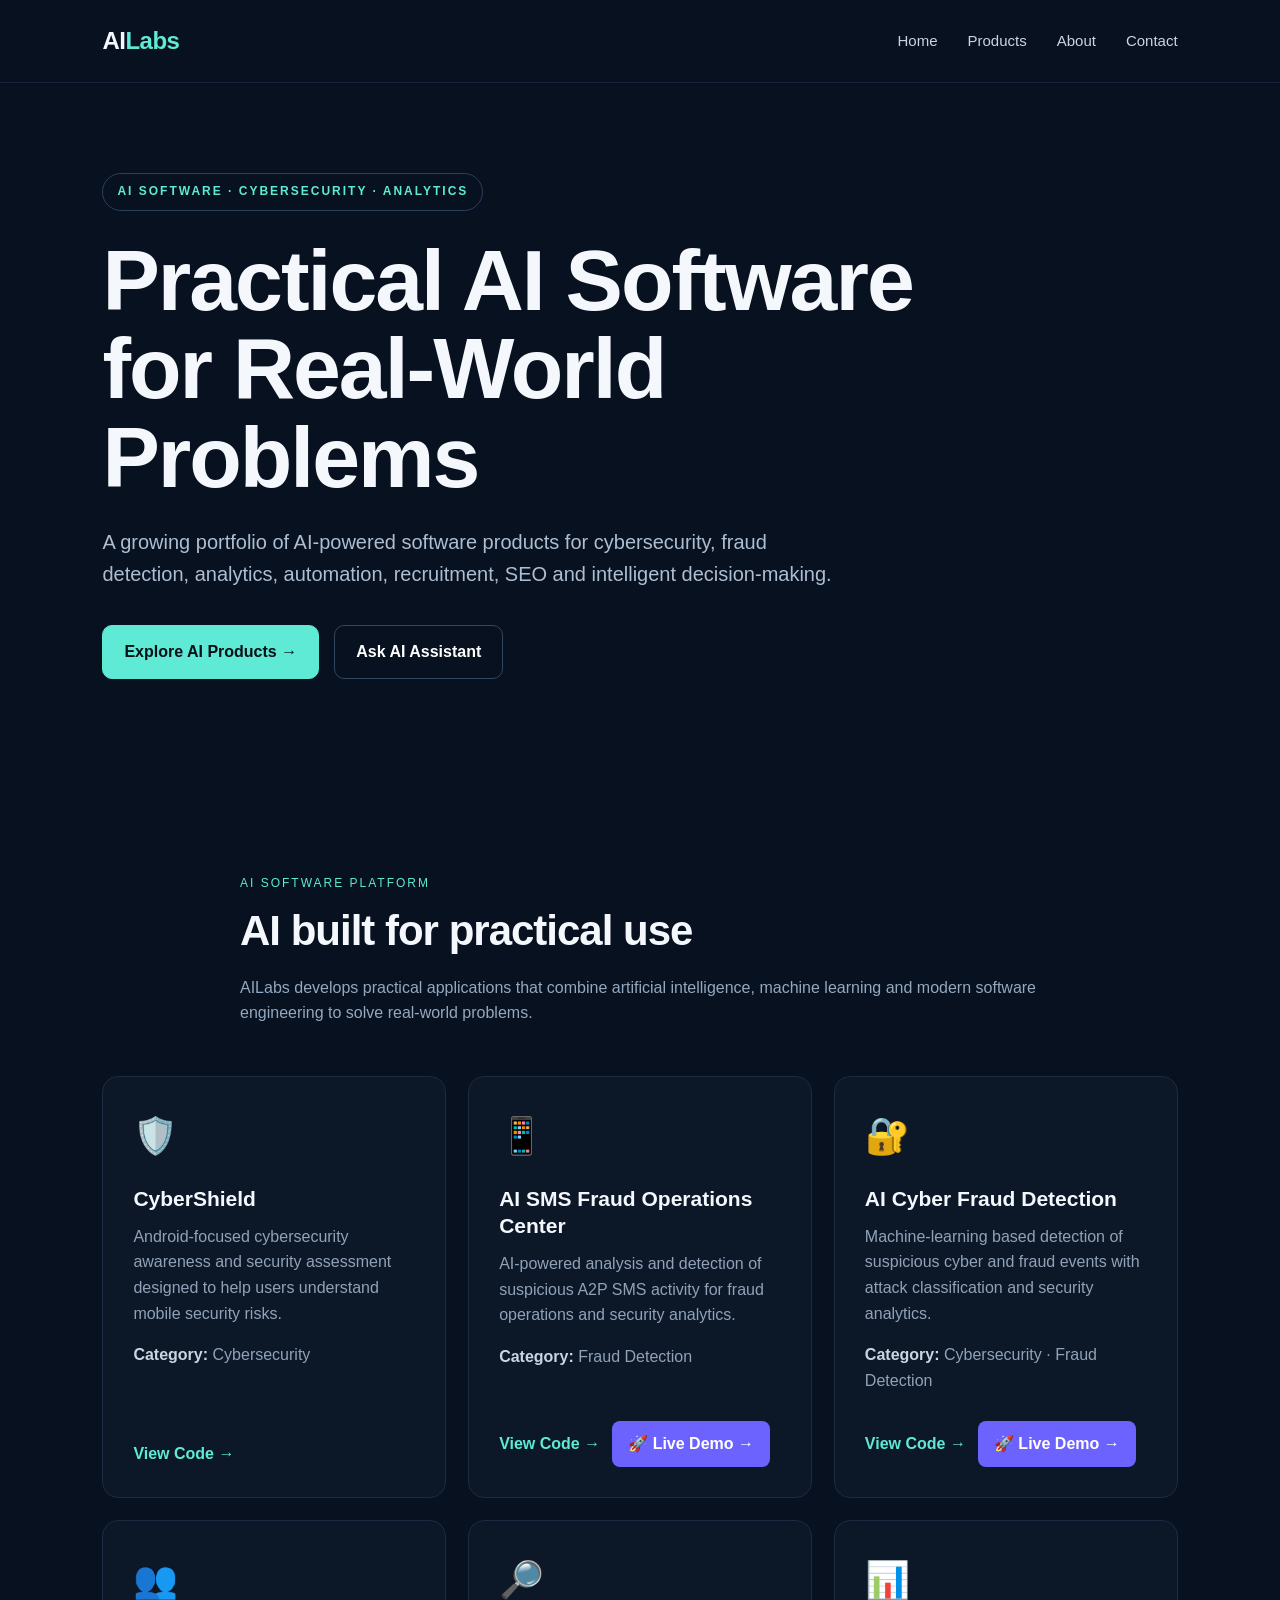
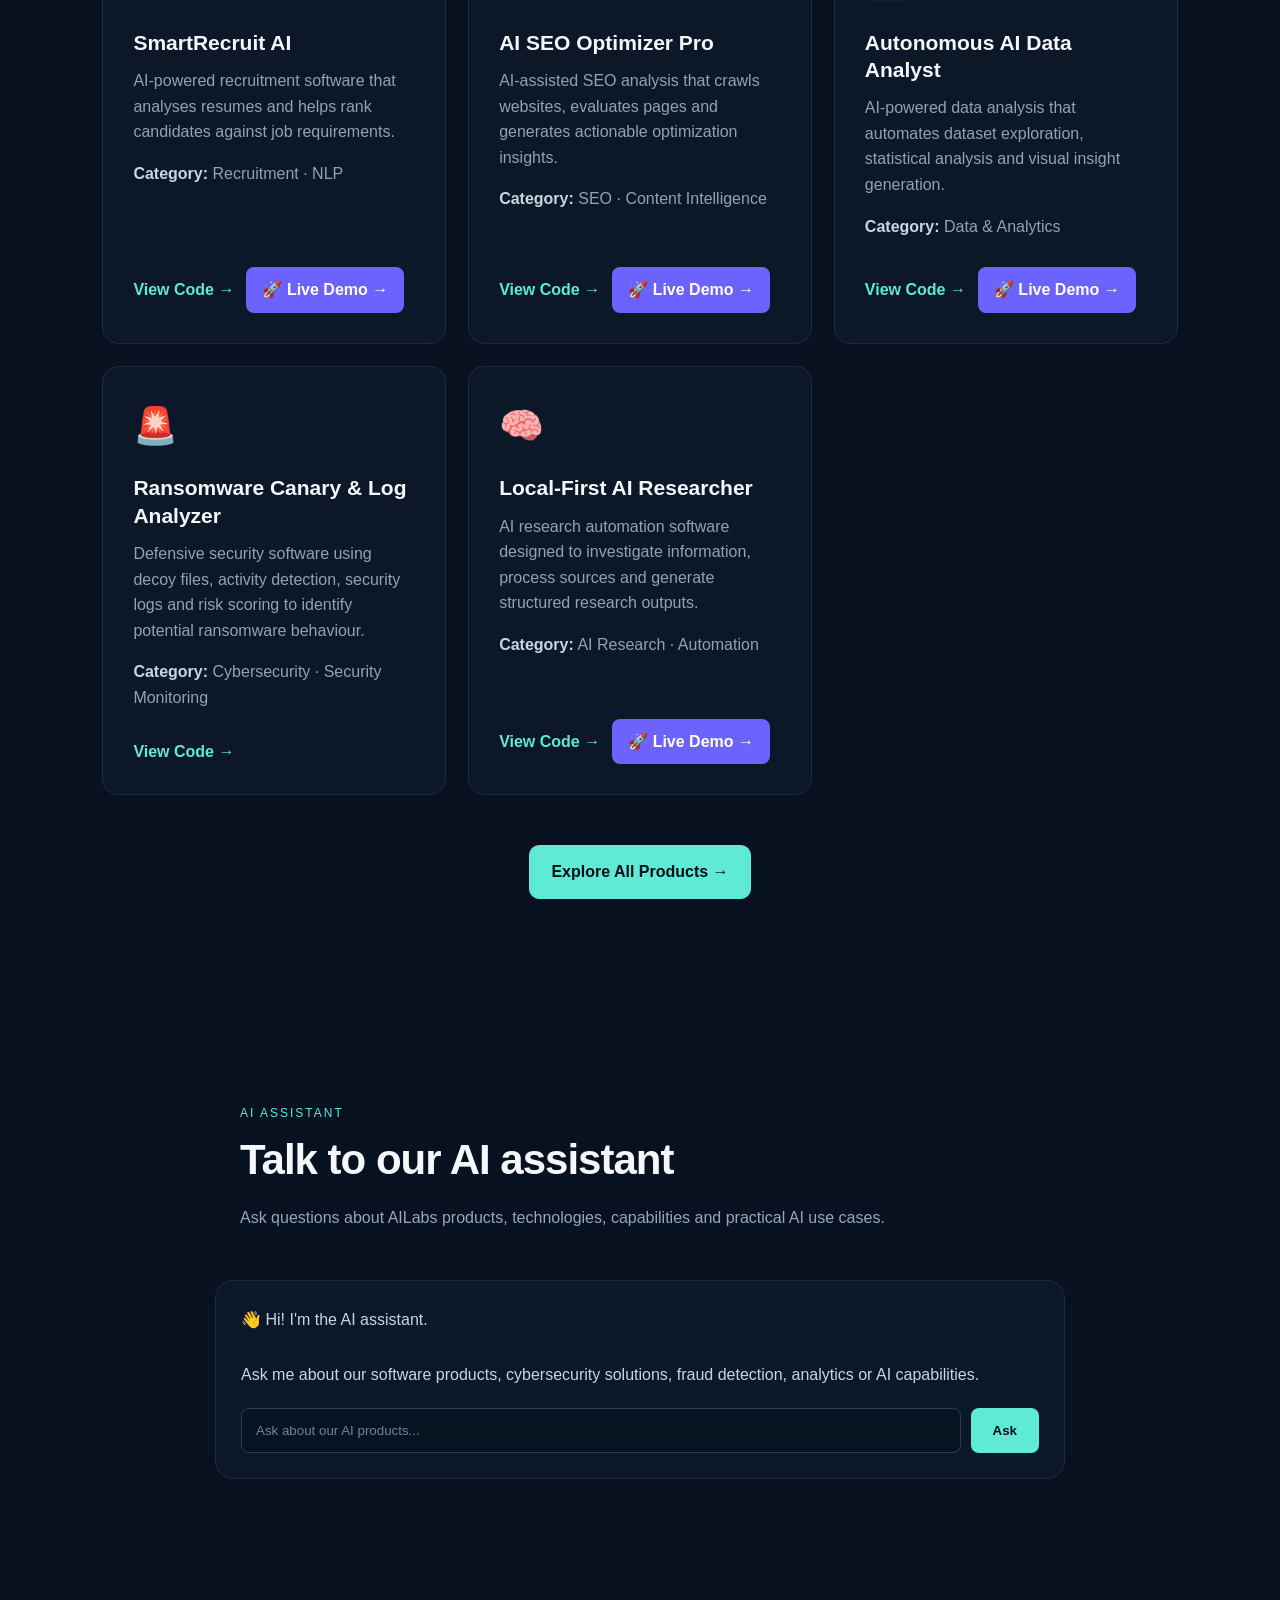
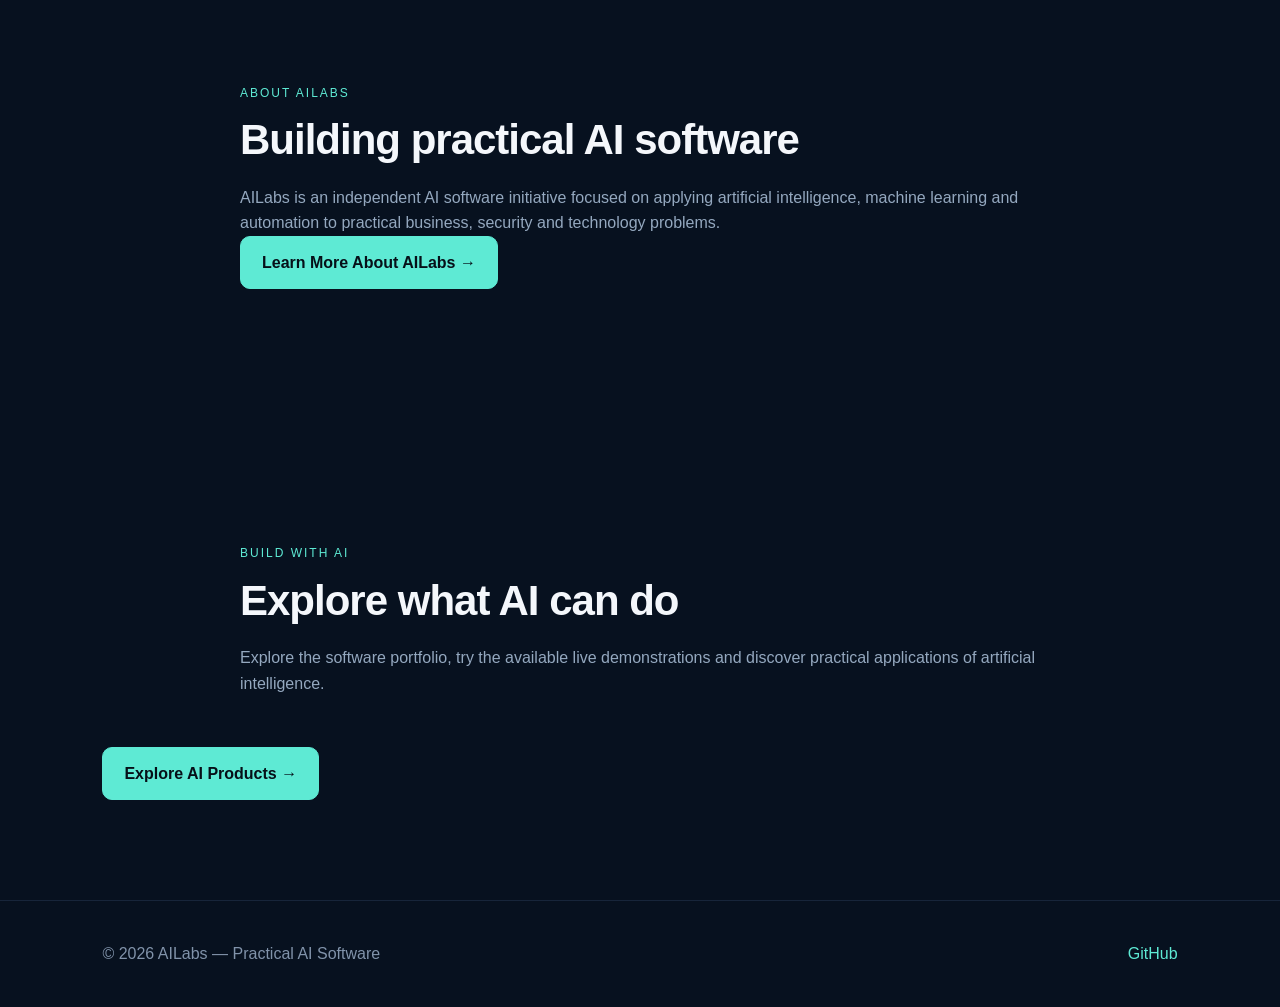
<file: index.html>
<!DOCTYPE html>
<html lang="en">

<head>

    <meta charset="UTF-8">

    <meta
        name="viewport"
        content="width=device-width, initial-scale=1.0"
    >

    <title>
        AILabs | Practical AI Software for Real-World Problems
    </title>

    <meta
        name="description"
        content="AILabs builds practical AI software for cybersecurity, fraud detection, analytics, recruitment, SEO, research automation and intelligent decision-making."
    >

    <meta
        name="author"
        content="Adnan Malik"
    >

    <meta
        name="robots"
        content="index, follow"
    >

    <link
        rel="canonical"
        href="https://adnanmalik83.github.io/"
    >

    <!-- Open Graph / Social Sharing -->

    <meta
        property="og:type"
        content="website"
    >

    <meta
        property="og:title"
        content="AILabs | Practical AI Software for Real-World Problems"
    >

    <meta
        property="og:description"
        content="Explore AI-powered software for cybersecurity, fraud detection, analytics, recruitment, SEO, research automation and intelligent software systems."
    >

    <meta
        property="og:url"
        content="https://adnanmalik83.github.io/"
    >

    <meta
        property="og:site_name"
        content="AILabs"
    >

    <!-- Twitter / X -->

    <meta
        name="twitter:card"
        content="summary_large_image"
    >

    <meta
        name="twitter:title"
        content="AILabs | Practical AI Software"
    >

    <meta
        name="twitter:description"
        content="Practical AI software for cybersecurity, fraud detection, analytics, recruitment, SEO and automation."
    >

    <!-- Favicon -->

    <link
        rel="icon"
        href="favicon.svg"
        type="image/svg+xml"
    >

    <!-- Stylesheet -->

    <link
        rel="stylesheet"
        href="css/style.css"
    >

</head>


<body>


    <!-- Navigation -->

    <header class="navbar">

        <div class="logo">
            AI<span>Labs</span>
        </div>

        <nav>

            <a href="index.html">
                Home
            </a>

            <a href="products.html">
                Products
            </a>

            <a href="about.html">
                About
            </a>

            <a href="contact.html">
                Contact
            </a>

        </nav>

    </header>



    <main>


        <!-- Hero -->

        <section class="hero">

            <div class="hero-content">

                <div class="badge">
                    AI SOFTWARE · CYBERSECURITY · ANALYTICS
                </div>

                <h1>
                    Practical AI Software
                    for Real-World Problems
                </h1>

                <p>
                    A growing portfolio of AI-powered software products
                    for cybersecurity, fraud detection, analytics,
                    automation, recruitment, SEO and intelligent
                    decision-making.
                </p>

                <div class="hero-actions">

                    <a
                        href="products.html"
                        class="button primary"
                    >
                        Explore AI Products →
                    </a>

                    <a
                        href="#assistant"
                        class="button secondary"
                    >
                        Ask AI Assistant
                    </a>

                </div>

            </div>

        </section>



        <!-- Platform Overview -->

        <section class="products-preview">

            <div class="section-heading">

                <span>
                    AI SOFTWARE PLATFORM
                </span>

                <h2>
                    AI built for practical use
                </h2>

                <p>
                    AILabs develops practical applications that combine
                    artificial intelligence, machine learning and modern
                    software engineering to solve real-world problems.
                </p>

            </div>


            <div class="product-grid">


                <!-- CyberShield -->

                <article class="product-card">

                    <div class="product-icon">
                        🛡️
                    </div>

                    <h3>
                        CyberShield
                    </h3>

                    <p>
                        Android-focused cybersecurity awareness and
                        security assessment designed to help users
                        understand mobile security risks.
                    </p>

                    <p>
                        <strong>Category:</strong>
                        Cybersecurity
                    </p>

                    <div class="product-actions">

                        <a
                            href="https://github.com/adnanmalik83/CyberShield"
                            target="_blank"
                            rel="noopener noreferrer"
                        >
                            View Code →
                        </a>

                    </div>

                </article>



                <!-- SMS Fraud -->

                <article class="product-card">

                    <div class="product-icon">
                        📱
                    </div>

                    <h3>
                        AI SMS Fraud Operations Center
                    </h3>

                    <p>
                        AI-powered analysis and detection of suspicious
                        A2P SMS activity for fraud operations and
                        security analytics.
                    </p>

                    <p>
                        <strong>Category:</strong>
                        Fraud Detection
                    </p>

                    <div class="product-actions">

                        <a
                            href="https://github.com/adnanmalik83/AI-A2P-SMS-Fraud-Operations-Center"
                            target="_blank"
                            rel="noopener noreferrer"
                        >
                            View Code →
                        </a>

                        <a
                            href="https://ai-a2p-sms-fraud-operations-center-kmqhaal67t6qpfmswjtrpw.streamlit.app/"
                            target="_blank"
                            rel="noopener noreferrer"
                            class="demo-link"
                        >
                            🚀 Live Demo →
                        </a>

                    </div>

                </article>



                <!-- Cyber Fraud -->

                <article class="product-card">

                    <div class="product-icon">
                        🔐
                    </div>

                    <h3>
                        AI Cyber Fraud Detection
                    </h3>

                    <p>
                        Machine-learning based detection of suspicious
                        cyber and fraud events with attack classification
                        and security analytics.
                    </p>

                    <p>
                        <strong>Category:</strong>
                        Cybersecurity · Fraud Detection
                    </p>

                    <div class="product-actions">

                        <a
                            href="https://github.com/adnanmalik83/AI-Cyber-Fraud-Detection"
                            target="_blank"
                            rel="noopener noreferrer"
                        >
                            View Code →
                        </a>

                        <a
                            href="https://ai-cyber-fraud-detection-h6vyva7csebq89dtffws3t.streamlit.app/"
                            target="_blank"
                            rel="noopener noreferrer"
                            class="demo-link"
                        >
                            🚀 Live Demo →
                        </a>

                    </div>

                </article>



                <!-- SmartRecruit -->

                <article class="product-card">

                    <div class="product-icon">
                        👥
                    </div>

                    <h3>
                        SmartRecruit AI
                    </h3>

                    <p>
                        AI-powered recruitment software that analyses
                        resumes and helps rank candidates against
                        job requirements.
                    </p>

                    <p>
                        <strong>Category:</strong>
                        Recruitment · NLP
                    </p>

                    <div class="product-actions">

                        <a
                            href="https://github.com/adnanmalik83/SmartRecruit-AI"
                            target="_blank"
                            rel="noopener noreferrer"
                        >
                            View Code →
                        </a>

                        <a
                            href="https://smartrecruit-ai-zqkzb5txc3ln3kvdnmrhst.streamlit.app/"
                            target="_blank"
                            rel="noopener noreferrer"
                            class="demo-link"
                        >
                            🚀 Live Demo →
                        </a>

                    </div>

                </article>



                <!-- SEO -->

                <article class="product-card">

                    <div class="product-icon">
                        🔎
                    </div>

                    <h3>
                        AI SEO Optimizer Pro
                    </h3>

                    <p>
                        AI-assisted SEO analysis that crawls websites,
                        evaluates pages and generates actionable
                        optimization insights.
                    </p>

                    <p>
                        <strong>Category:</strong>
                        SEO · Content Intelligence
                    </p>

                    <div class="product-actions">

                        <a
                            href="https://github.com/adnanmalik83/AI-SEO-Optimizer-Pro"
                            target="_blank"
                            rel="noopener noreferrer"
                        >
                            View Code →
                        </a>

                        <a
                            href="https://ai-seo-optimizer-pro-bxgm87vpff5dessxanxqhh.streamlit.app/"
                            target="_blank"
                            rel="noopener noreferrer"
                            class="demo-link"
                        >
                            🚀 Live Demo →
                        </a>

                    </div>

                </article>



                <!-- Data Analyst -->

                <article class="product-card">

                    <div class="product-icon">
                        📊
                    </div>

                    <h3>
                        Autonomous AI Data Analyst
                    </h3>

                    <p>
                        AI-powered data analysis that automates dataset
                        exploration, statistical analysis and visual
                        insight generation.
                    </p>

                    <p>
                        <strong>Category:</strong>
                        Data & Analytics
                    </p>

                    <div class="product-actions">

                        <a
                            href="https://github.com/adnanmalik83/Autonomous-AI-Data-Analyst"
                            target="_blank"
                            rel="noopener noreferrer"
                        >
                            View Code →
                        </a>

                        <a
                            href="https://autonomous-ai-data-analyst-vznmdcxr2v7jka4smvnanh.streamlit.app/"
                            target="_blank"
                            rel="noopener noreferrer"
                            class="demo-link"
                        >
                            🚀 Live Demo →
                        </a>

                    </div>

                </article>



                <!-- Ransomware -->

                <article class="product-card">

                    <div class="product-icon">
                        🚨
                    </div>

                    <h3>
                        Ransomware Canary & Log Analyzer
                    </h3>

                    <p>
                        Defensive security software using decoy files,
                        activity detection, security logs and risk
                        scoring to identify potential ransomware behaviour.
                    </p>

                    <p>
                        <strong>Category:</strong>
                        Cybersecurity · Security Monitoring
                    </p>

                    <div class="product-actions">

                        <a
                            href="https://github.com/adnanmalik83/Ransomware-Canary-Log-Analyzer"
                            target="_blank"
                            rel="noopener noreferrer"
                        >
                            View Code →
                        </a>

                    </div>

                </article>



                <!-- Local AI Researcher -->

                <article class="product-card">

                    <div class="product-icon">
                        🧠
                    </div>

                    <h3>
                        Local-First AI Researcher
                    </h3>

                    <p>
                        AI research automation software designed to
                        investigate information, process sources and
                        generate structured research outputs.
                    </p>

                    <p>
                        <strong>Category:</strong>
                        AI Research · Automation
                    </p>

                    <div class="product-actions">

                        <a
                            href="https://github.com/adnanmalik83/Local-First-AI-Researcher"
                            target="_blank"
                            rel="noopener noreferrer"
                        >
                            View Code →
                        </a>

                        <a
                            href="https://local-first-ai-researcher-h9p5tjafqces64xs4tuwaa.streamlit.app/"
                            target="_blank"
                            rel="noopener noreferrer"
                            class="demo-link"
                        >
                            🚀 Live Demo →
                        </a>

                    </div>

                </article>


            </div>


            <!-- Explore All Products -->

            <div class="button-container explore-products-button">

                <a
                    href="products.html"
                    class="button primary"
                >
                    Explore All Products →
                </a>

            </div>

        </section>



        <!-- AI Assistant -->

        <section
            class="assistant-section"
            id="assistant"
        >

            <div class="section-heading">

                <span>
                    AI ASSISTANT
                </span>

                <h2>
                    Talk to our AI assistant
                </h2>

                <p>
                    Ask questions about AILabs products, technologies,
                    capabilities and practical AI use cases.
                </p>

            </div>


            <div class="assistant-box">

                <div class="assistant-message">

                    👋 Hi! I'm the AI assistant.

                    <br><br>

                    Ask me about our software products,
                    cybersecurity solutions, fraud detection,
                    analytics or AI capabilities.

                </div>


                <div class="assistant-input">

                    <input
                        type="text"
                        placeholder="Ask about our AI products..."
                        aria-label="Ask AI Assistant"
                    >

                    <button
                        type="button"
                        class="button primary"
                    >
                        Ask
                    </button>

                </div>

            </div>

        </section>



        <!-- About AILabs -->

        <section class="products-preview">

            <div class="section-heading">

                <span>
                    ABOUT AILABS
                </span>

                <h2>
                    Building practical AI software
                </h2>

                <p>
                    AILabs is an independent AI software initiative
                    focused on applying artificial intelligence,
                    machine learning and automation to practical
                    business, security and technology problems.
                </p>

                <a
                    href="about.html"
                    class="button primary"
                >
                    Learn More About AILabs →
                </a>

            </div>

        </section>



        <!-- Final CTA -->

        <section class="assistant-section">

            <div class="section-heading">

                <span>
                    BUILD WITH AI
                </span>

                <h2>
                    Explore what AI can do
                </h2>

                <p>
                    Explore the software portfolio, try the available
                    live demonstrations and discover practical
                    applications of artificial intelligence.
                </p>

            </div>


            <a
                href="products.html"
                class="button primary"
            >
                Explore AI Products →
            </a>

        </section>


    </main>



    <!-- Footer -->

    <footer>

        <p>
            © 2026 AILabs — Practical AI Software
        </p>

        <a
            href="https://github.com/adnanmalik83"
            target="_blank"
            rel="noopener noreferrer"
        >
            GitHub
        </a>

    </footer>



    <script src="js/app.js"></script>


</body>

</html>
</file>
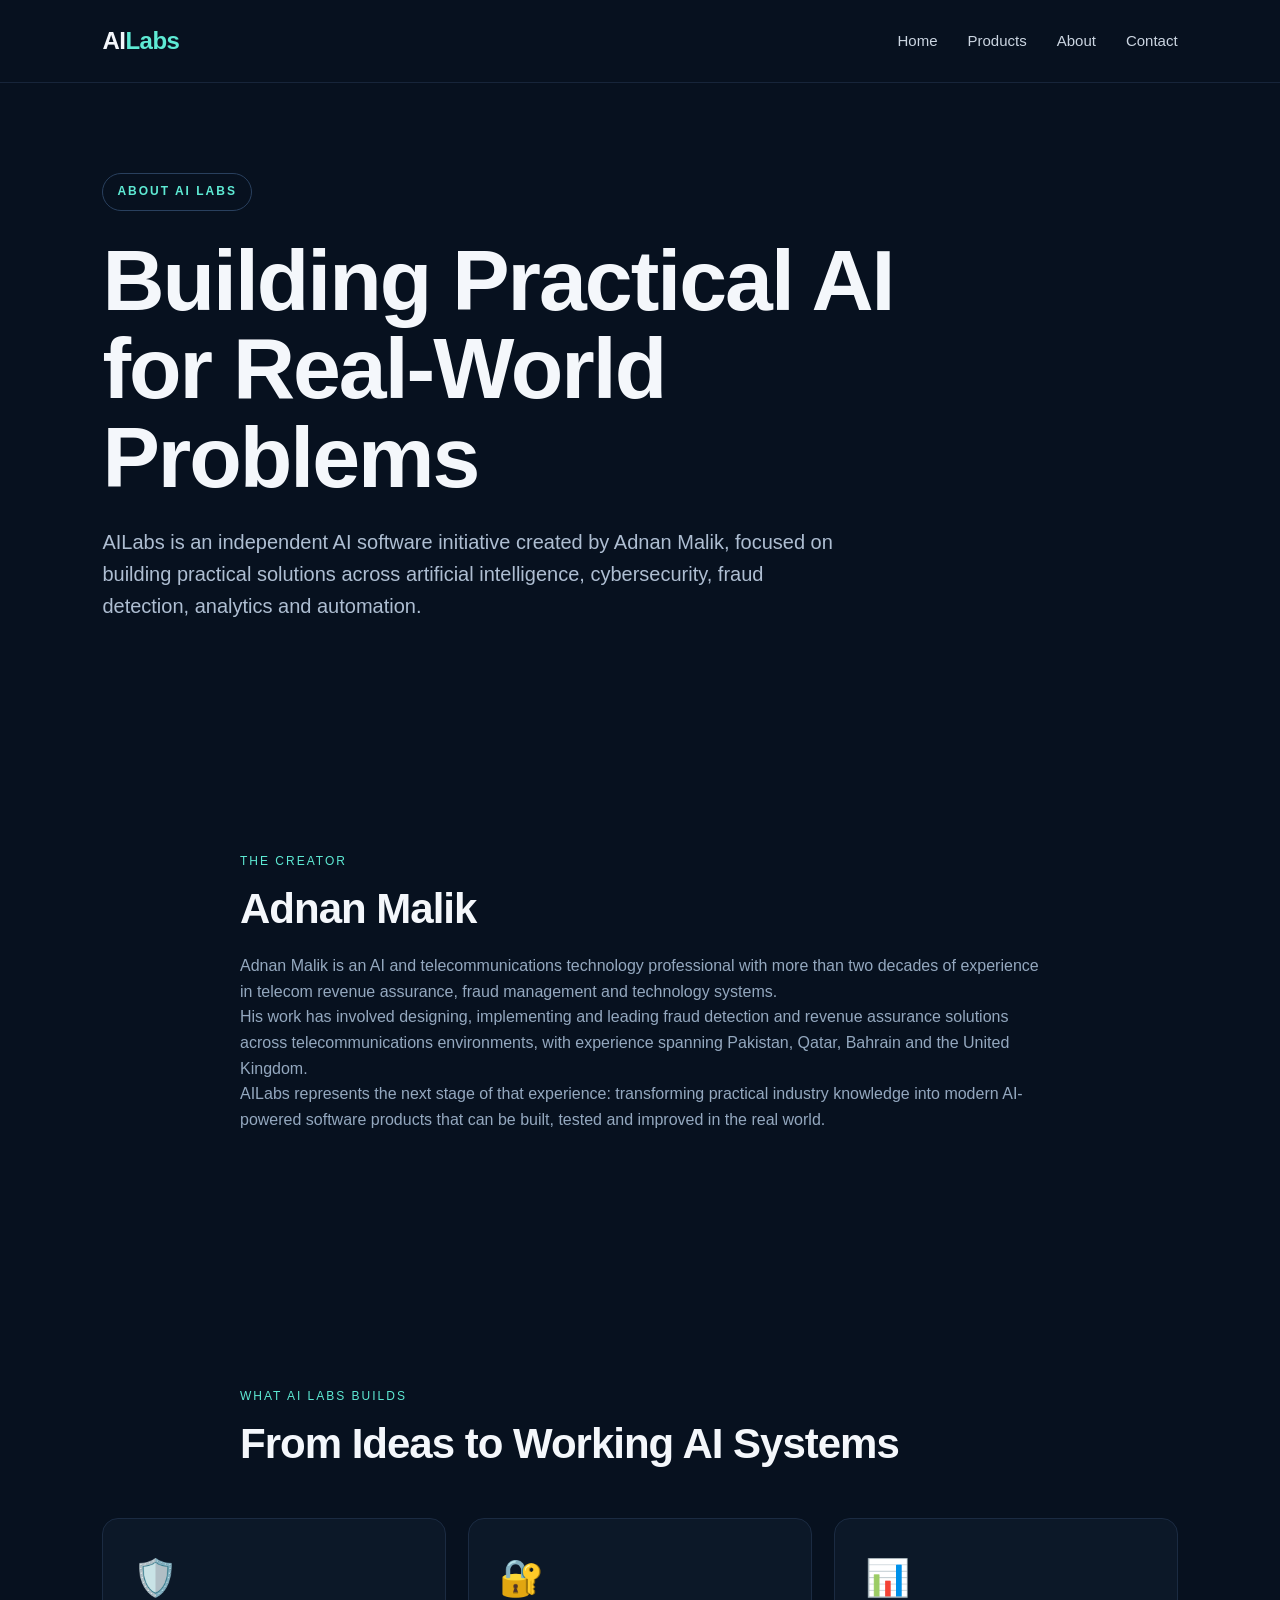
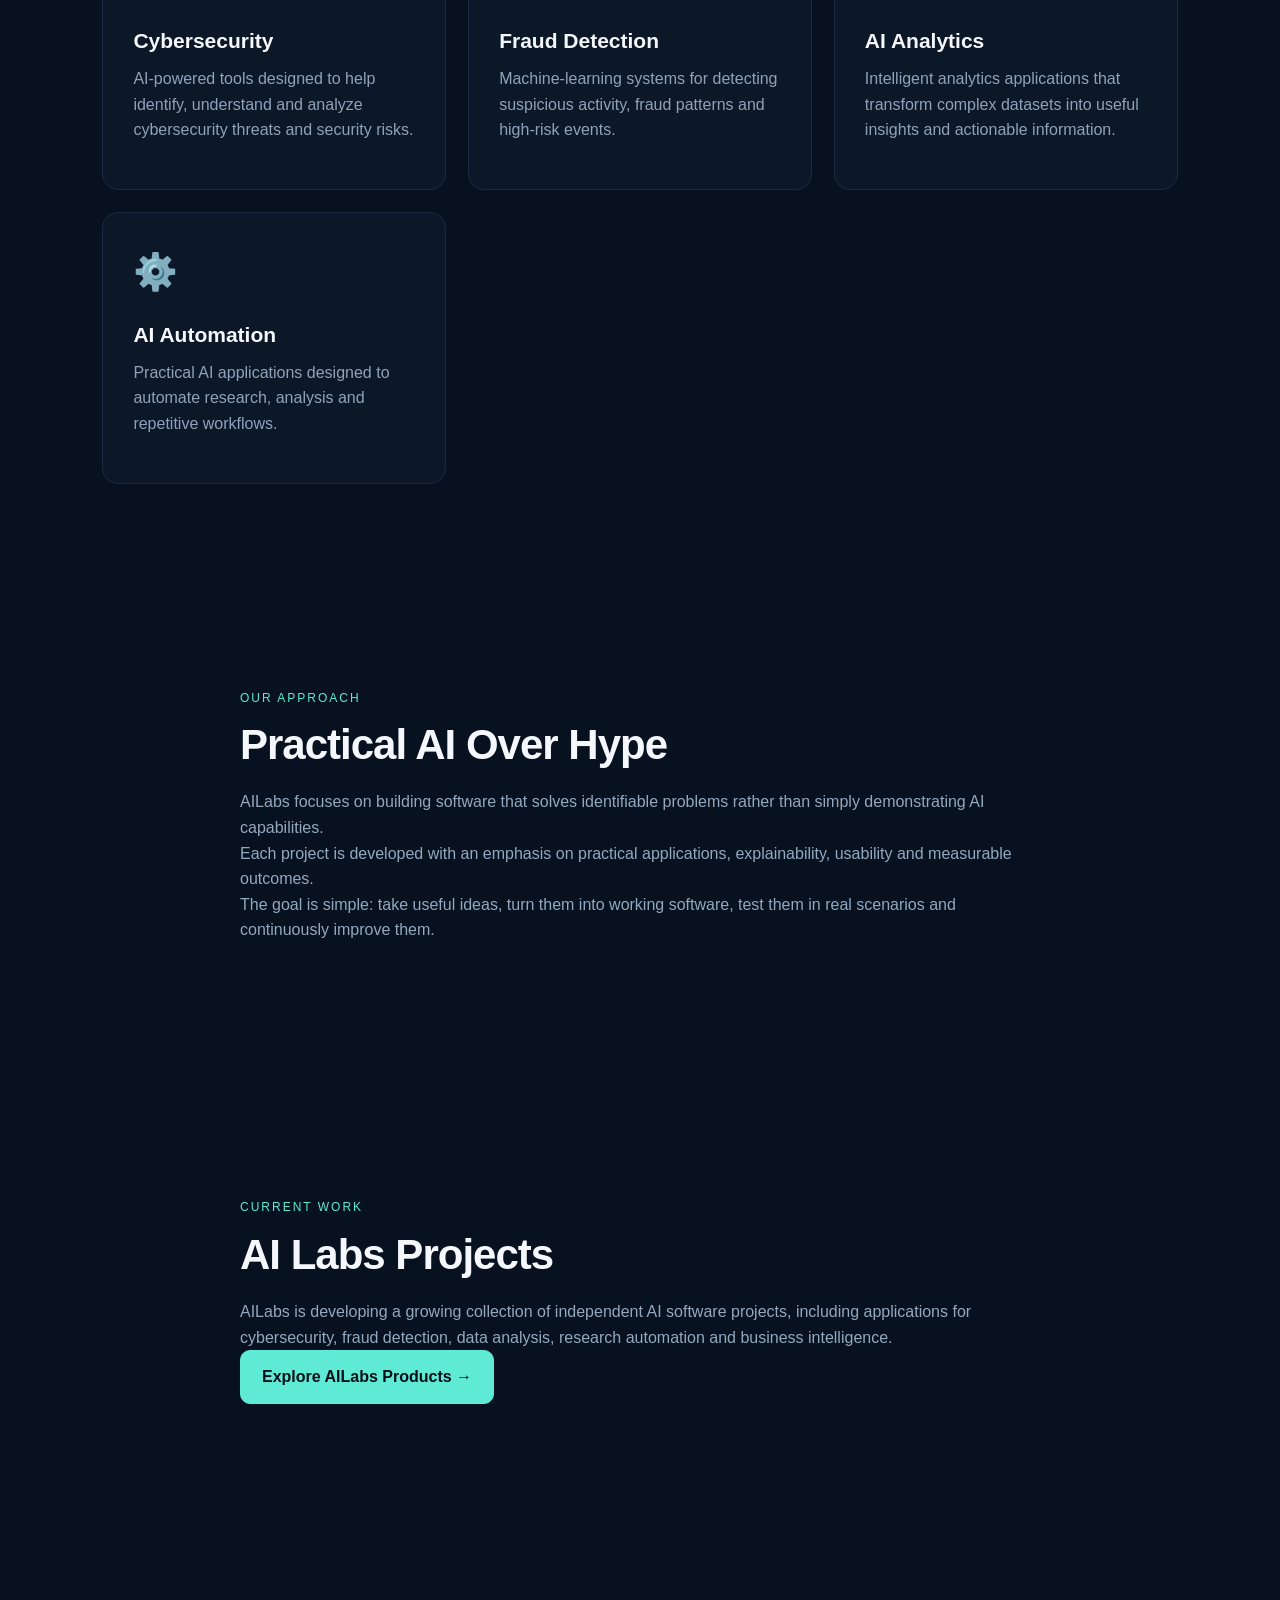
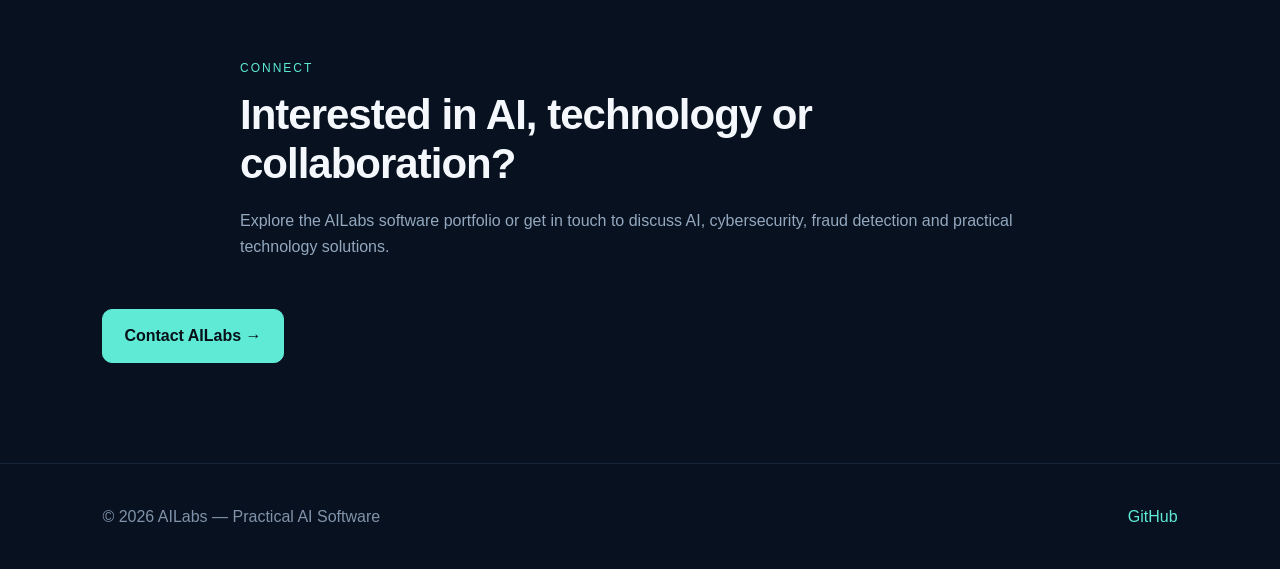
<file: about.html>
<!DOCTYPE html>
<html lang="en">

<head>

    <meta charset="UTF-8">

    <meta
        name="viewport"
        content="width=device-width, initial-scale=1.0"
    >

    <title>
        About AILabs | Adnan Malik | AI Software
    </title>

    <meta
        name="description"
        content="Learn about AILabs and Adnan Malik, the creator behind practical AI software for cybersecurity, fraud detection, analytics, automation and intelligent systems."
    >

    <meta
        name="author"
        content="Adnan Malik"
    >

    <meta
        name="robots"
        content="index, follow"
    >

    <link
        rel="canonical"
        href="https://adnanmalik83.github.io/about.html"
    >


    <!-- Open Graph / Social Sharing -->

    <meta
        property="og:type"
        content="website"
    >

    <meta
        property="og:title"
        content="About AILabs | Adnan Malik"
    >

    <meta
        property="og:description"
        content="AILabs is an independent AI software initiative created by Adnan Malik, focused on practical AI, cybersecurity, fraud detection, analytics and automation."
    >

    <meta
        property="og:url"
        content="https://adnanmalik83.github.io/about.html"
    >

    <meta
        property="og:site_name"
        content="AILabs"
    >


    <!-- Twitter / X -->

    <meta
        name="twitter:card"
        content="summary_large_image"
    >

    <meta
        name="twitter:title"
        content="About AILabs | Adnan Malik"
    >

    <meta
        name="twitter:description"
        content="Learn about AILabs and its founder, Adnan Malik, and the practical AI software projects being developed."
    >


    <!-- Favicon -->

    <link
        rel="icon"
        href="favicon.svg"
        type="image/svg+xml"
    >


    <!-- Stylesheet -->

    <link
        rel="stylesheet"
        href="css/style.css"
    >

</head>


<body>


    <!-- Navigation -->

    <header class="navbar">

        <div class="logo">
            AI<span>Labs</span>
        </div>

        <nav>

            <a href="index.html">
                Home
            </a>

            <a href="products.html">
                Products
            </a>

            <a href="about.html">
                About
            </a>

            <a href="contact.html">
                Contact
            </a>

        </nav>

    </header>



    <main>


        <!-- About Hero -->

        <section class="hero">

            <div class="hero-content">

                <div class="badge">
                    ABOUT AI LABS
                </div>

                <h1>
                    Building Practical AI
                    for Real-World Problems
                </h1>

                <p>
                    AILabs is an independent AI software initiative
                    created by Adnan Malik, focused on building
                    practical solutions across artificial intelligence,
                    cybersecurity, fraud detection, analytics
                    and automation.
                </p>

            </div>

        </section>



        <!-- Founder -->

        <section class="products-preview">

            <div class="section-heading">

                <span>
                    THE CREATOR
                </span>

                <h2>
                    Adnan Malik
                </h2>

                <p>
                    Adnan Malik is an AI and telecommunications
                    technology professional with more than two
                    decades of experience in telecom revenue
                    assurance, fraud management and technology
                    systems.
                </p>

                <p>
                    His work has involved designing, implementing
                    and leading fraud detection and revenue
                    assurance solutions across telecommunications
                    environments, with experience spanning
                    Pakistan, Qatar, Bahrain and the United Kingdom.
                </p>

                <p>
                    AILabs represents the next stage of that
                    experience: transforming practical industry
                    knowledge into modern AI-powered software
                    products that can be built, tested and improved
                    in the real world.
                </p>

            </div>

        </section>



        <!-- What We Build -->

        <section class="products-preview">

            <div class="section-heading">

                <span>
                    WHAT AI LABS BUILDS
                </span>

                <h2>
                    From Ideas to Working AI Systems
                </h2>

            </div>


            <div class="product-grid">


                <article class="product-card">

                    <div class="product-icon">
                        🛡️
                    </div>

                    <h3>
                        Cybersecurity
                    </h3>

                    <p>
                        AI-powered tools designed to help identify,
                        understand and analyze cybersecurity threats
                        and security risks.
                    </p>

                </article>


                <article class="product-card">

                    <div class="product-icon">
                        🔐
                    </div>

                    <h3>
                        Fraud Detection
                    </h3>

                    <p>
                        Machine-learning systems for detecting
                        suspicious activity, fraud patterns and
                        high-risk events.
                    </p>

                </article>


                <article class="product-card">

                    <div class="product-icon">
                        📊
                    </div>

                    <h3>
                        AI Analytics
                    </h3>

                    <p>
                        Intelligent analytics applications that
                        transform complex datasets into useful
                        insights and actionable information.
                    </p>

                </article>


                <article class="product-card">

                    <div class="product-icon">
                        ⚙️
                    </div>

                    <h3>
                        AI Automation
                    </h3>

                    <p>
                        Practical AI applications designed to
                        automate research, analysis and repetitive
                        workflows.
                    </p>

                </article>


            </div>

        </section>



        <!-- Philosophy -->

        <section class="assistant-section">

            <div class="section-heading">

                <span>
                    OUR APPROACH
                </span>

                <h2>
                    Practical AI Over Hype
                </h2>

                <p>
                    AILabs focuses on building software that solves
                    identifiable problems rather than simply
                    demonstrating AI capabilities.
                </p>

                <p>
                    Each project is developed with an emphasis on
                    practical applications, explainability,
                    usability and measurable outcomes.
                </p>

                <p>
                    The goal is simple: take useful ideas, turn them
                    into working software, test them in real scenarios
                    and continuously improve them.
                </p>

            </div>

        </section>



        <!-- Current Work -->

        <section class="products-preview">

            <div class="section-heading">

                <span>
                    CURRENT WORK
                </span>

                <h2>
                    AI Labs Projects
                </h2>

                <p>
                    AILabs is developing a growing collection of
                    independent AI software projects, including
                    applications for cybersecurity, fraud detection,
                    data analysis, research automation and
                    business intelligence.
                </p>

                <a
                    href="products.html"
                    class="button primary"
                >
                    Explore AILabs Products →
                </a>

            </div>

        </section>



        <!-- Founder CTA -->

        <section class="assistant-section">

            <div class="section-heading">

                <span>
                    CONNECT
                </span>

                <h2>
                    Interested in AI, technology or collaboration?
                </h2>

                <p>
                    Explore the AILabs software portfolio or get in
                    touch to discuss AI, cybersecurity, fraud
                    detection and practical technology solutions.
                </p>

            </div>

            <a
                href="contact.html"
                class="button primary"
            >
                Contact AILabs →
            </a>

        </section>


    </main>



    <!-- Footer -->

    <footer>

        <p>
            © 2026 AILabs — Practical AI Software
        </p>

        <a
            href="https://github.com/adnanmalik83"
            target="_blank"
            rel="noopener noreferrer"
        >
            GitHub
        </a>

    </footer>



    <script src="js/app.js"></script>


</body>

</html>
</file>
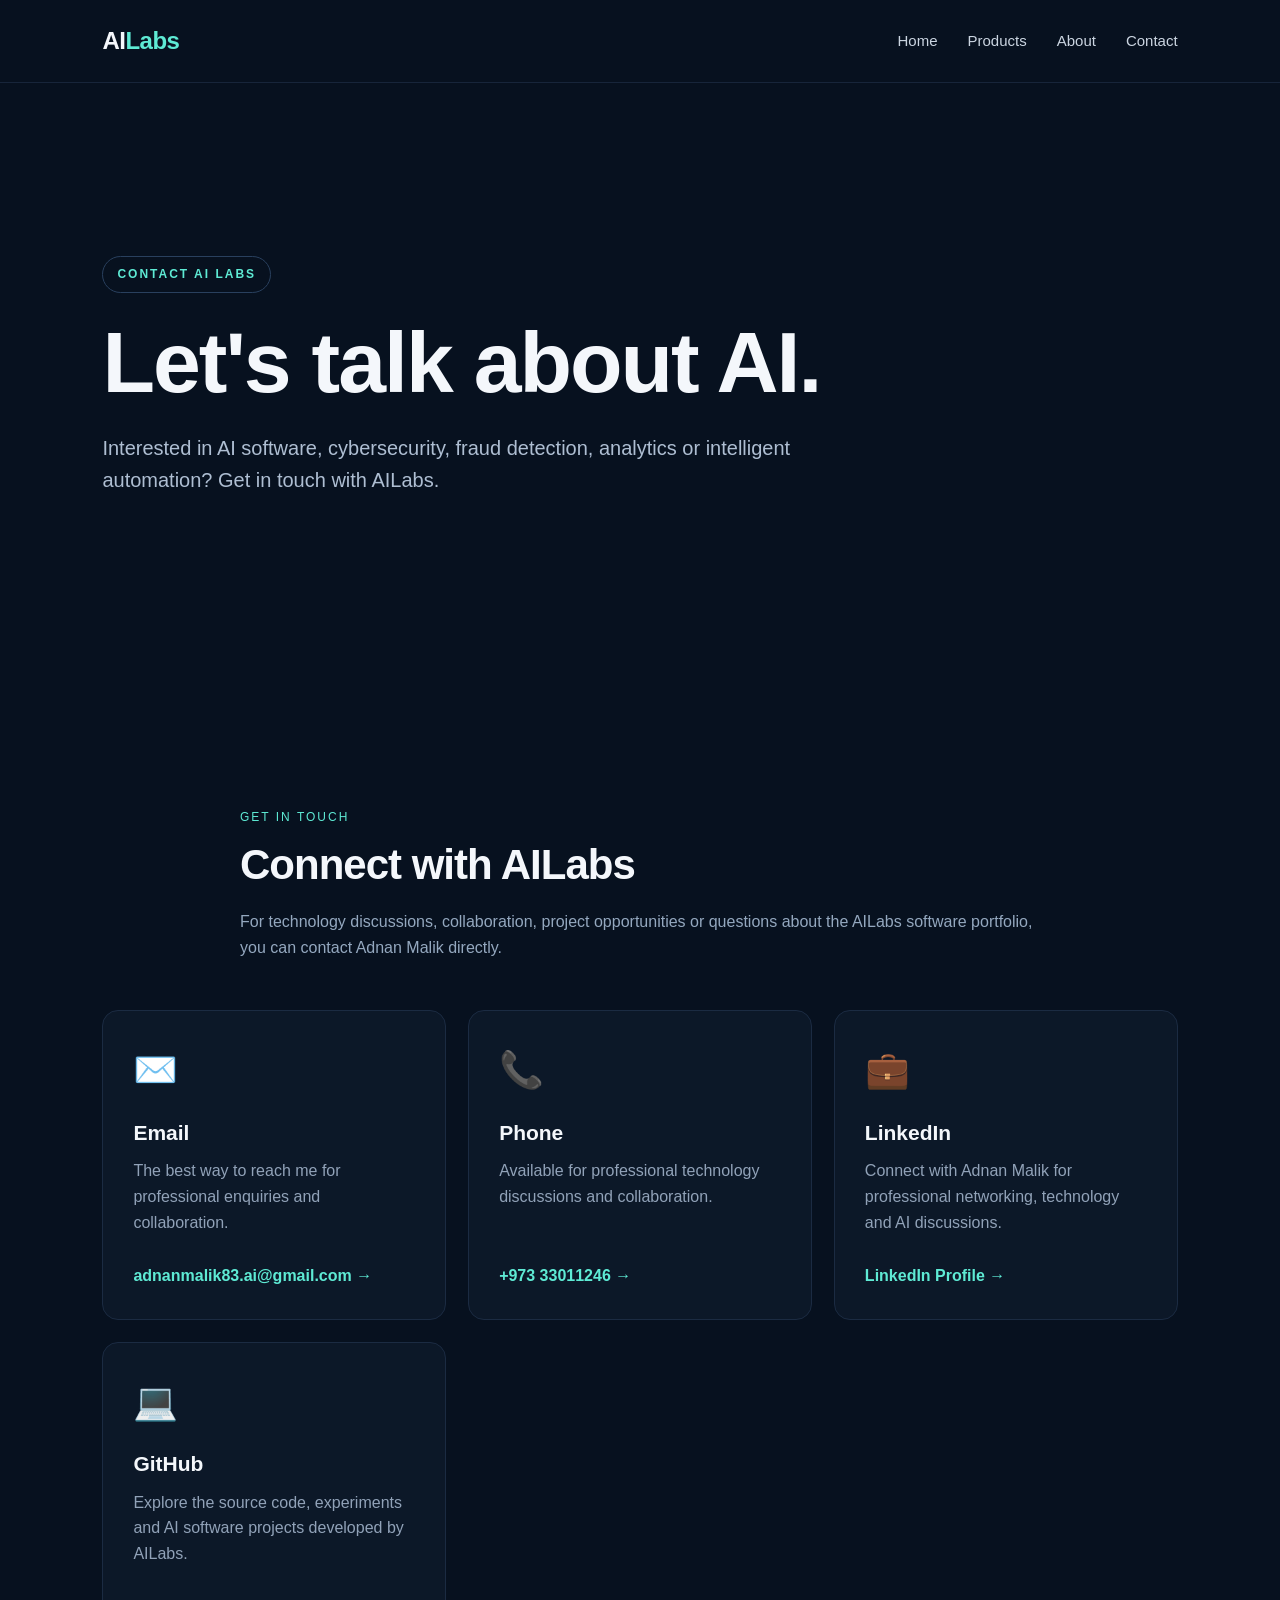
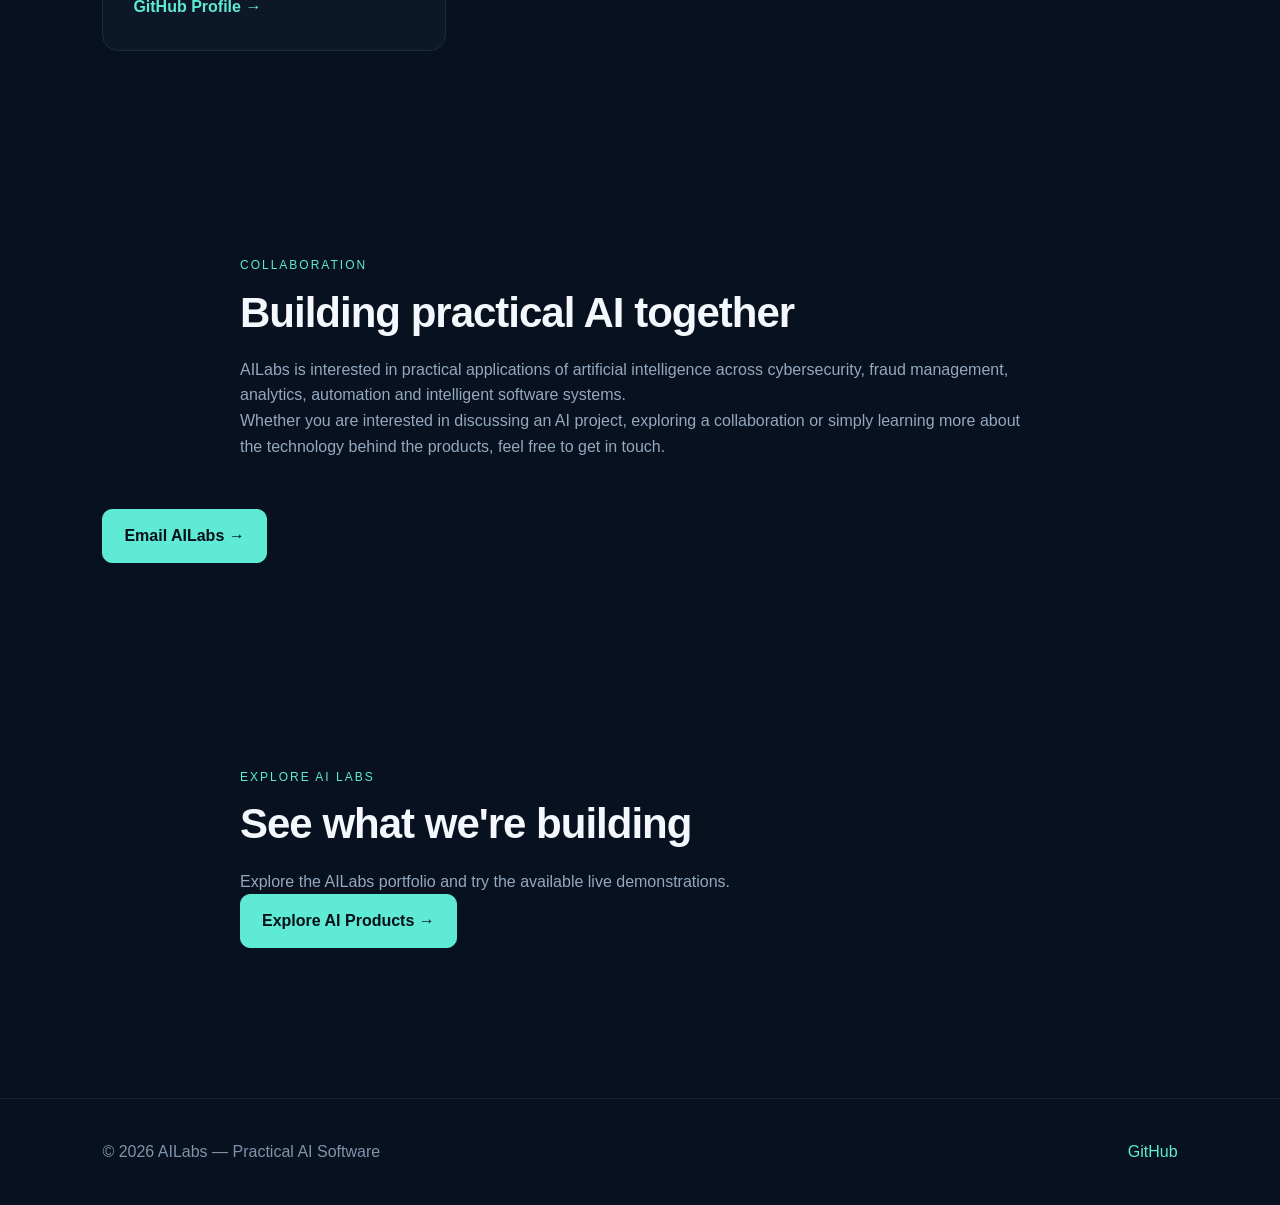
<file: contact.html>
<!DOCTYPE html>
<html lang="en">

<head>

    <meta charset="UTF-8">

    <meta
        name="viewport"
        content="width=device-width, initial-scale=1.0"
    >

    <title>
        Contact AILabs | Adnan Malik
    </title>

    <meta
        name="description"
        content="Contact AILabs and Adnan Malik about AI software, cybersecurity, fraud detection, analytics, automation and technology collaboration."
    >

    <meta
        name="author"
        content="Adnan Malik"
    >

    <meta
        name="robots"
        content="index, follow"
    >

    <link
        rel="canonical"
        href="https://adnanmalik83.github.io/contact.html"
    >


    <!-- Open Graph / Social Sharing -->

    <meta
        property="og:type"
        content="website"
    >

    <meta
        property="og:title"
        content="Contact AILabs | Adnan Malik"
    >

    <meta
        property="og:description"
        content="Get in touch with AILabs about practical AI software, cybersecurity, fraud detection, analytics and technology collaboration."
    >

    <meta
        property="og:url"
        content="https://adnanmalik83.github.io/contact.html"
    >

    <meta
        property="og:site_name"
        content="AILabs"
    >


    <!-- Twitter / X -->

    <meta
        name="twitter:card"
        content="summary_large_image"
    >

    <meta
        name="twitter:title"
        content="Contact AILabs | Adnan Malik"
    >

    <meta
        name="twitter:description"
        content="Contact AILabs about practical AI software, cybersecurity, fraud detection, analytics and collaboration."
    >


    <!-- Favicon -->

    <link
        rel="icon"
        href="favicon.svg"
        type="image/svg+xml"
    >


    <!-- Stylesheet -->

    <link
        rel="stylesheet"
        href="css/style.css"
    >

</head>


<body>


    <!-- Navigation -->

    <header class="navbar">

        <div class="logo">
            AI<span>Labs</span>
        </div>

        <nav>

            <a href="index.html">
                Home
            </a>

            <a href="products.html">
                Products
            </a>

            <a href="about.html">
                About
            </a>

            <a href="contact.html">
                Contact
            </a>

        </nav>

    </header>



    <main>


        <!-- Contact Hero -->

        <section class="hero">

            <div class="hero-content">

                <div class="badge">
                    CONTACT AI LABS
                </div>

                <h1>
                    Let's talk about AI.
                </h1>

                <p>
                    Interested in AI software, cybersecurity,
                    fraud detection, analytics or intelligent
                    automation? Get in touch with AILabs.
                </p>

            </div>

        </section>



        <!-- Contact Information -->

        <section class="products-preview">

            <div class="section-heading">

                <span>
                    GET IN TOUCH
                </span>

                <h2>
                    Connect with AILabs
                </h2>

                <p>
                    For technology discussions, collaboration,
                    project opportunities or questions about
                    the AILabs software portfolio, you can
                    contact Adnan Malik directly.
                </p>

            </div>


            <div class="product-grid">


                <!-- Email -->

                <article class="product-card">

                    <div class="product-icon">
                        ✉️
                    </div>

                    <h3>
                        Email
                    </h3>

                    <p>
                        The best way to reach me for professional
                        enquiries and collaboration.
                    </p>

                    <div class="product-actions">

                        <a
                            href="mailto:adnanmalik83.ai@gmail.com"
                        >
                            adnanmalik83.ai@gmail.com →
                        </a>

                    </div>

                </article>



                <!-- Phone -->

                <article class="product-card">

                    <div class="product-icon">
                        📞
                    </div>

                    <h3>
                        Phone
                    </h3>

                    <p>
                        Available for professional technology
                        discussions and collaboration.
                    </p>

                    <div class="product-actions">

                        <a
                            href="tel:+97333011246"
                        >
                            +973 33011246 →
                        </a>

                    </div>

                </article>



                <!-- LinkedIn -->

                <article class="product-card">

                    <div class="product-icon">
                        💼
                    </div>

                    <h3>
                        LinkedIn
                    </h3>

                    <p>
                        Connect with Adnan Malik for professional
                        networking, technology and AI discussions.
                    </p>

                    <div class="product-actions">

                        <a
                            href="https://www.linkedin.com/in/adnan-malik-30240928/"
                            target="_blank"
                            rel="noopener noreferrer"
                        >
                            LinkedIn Profile →
                        </a>

                    </div>

                </article>



                <!-- GitHub -->

                <article class="product-card">

                    <div class="product-icon">
                        💻
                    </div>

                    <h3>
                        GitHub
                    </h3>

                    <p>
                        Explore the source code, experiments and
                        AI software projects developed by AILabs.
                    </p>

                    <div class="product-actions">

                        <a
                            href="https://github.com/adnanmalik83"
                            target="_blank"
                            rel="noopener noreferrer"
                        >
                            GitHub Profile →
                        </a>

                    </div>

                </article>


            </div>

        </section>



        <!-- Collaboration -->

        <section class="assistant-section">

            <div class="section-heading">

                <span>
                    COLLABORATION
                </span>

                <h2>
                    Building practical AI together
                </h2>

                <p>
                    AILabs is interested in practical applications
                    of artificial intelligence across cybersecurity,
                    fraud management, analytics, automation and
                    intelligent software systems.
                </p>

                <p>
                    Whether you are interested in discussing an
                    AI project, exploring a collaboration or simply
                    learning more about the technology behind the
                    products, feel free to get in touch.
                </p>

            </div>


            <a
                href="mailto:adnanmalik83.ai@gmail.com"
                class="button primary"
            >
                Email AILabs →
            </a>

        </section>



        <!-- Products CTA -->

        <section class="products-preview">

            <div class="section-heading">

                <span>
                    EXPLORE AI LABS
                </span>

                <h2>
                    See what we're building
                </h2>

                <p>
                    Explore the AILabs portfolio and try the
                    available live demonstrations.
                </p>

                <a
                    href="products.html"
                    class="button primary"
                >
                    Explore AI Products →
                </a>

            </div>

        </section>


    </main>



    <!-- Footer -->

    <footer>

        <p>
            © 2026 AILabs — Practical AI Software
        </p>

        <a
            href="https://github.com/adnanmalik83"
            target="_blank"
            rel="noopener noreferrer"
        >
            GitHub
        </a>

    </footer>



    <script src="js/app.js"></script>


</body>

</html>
</file>
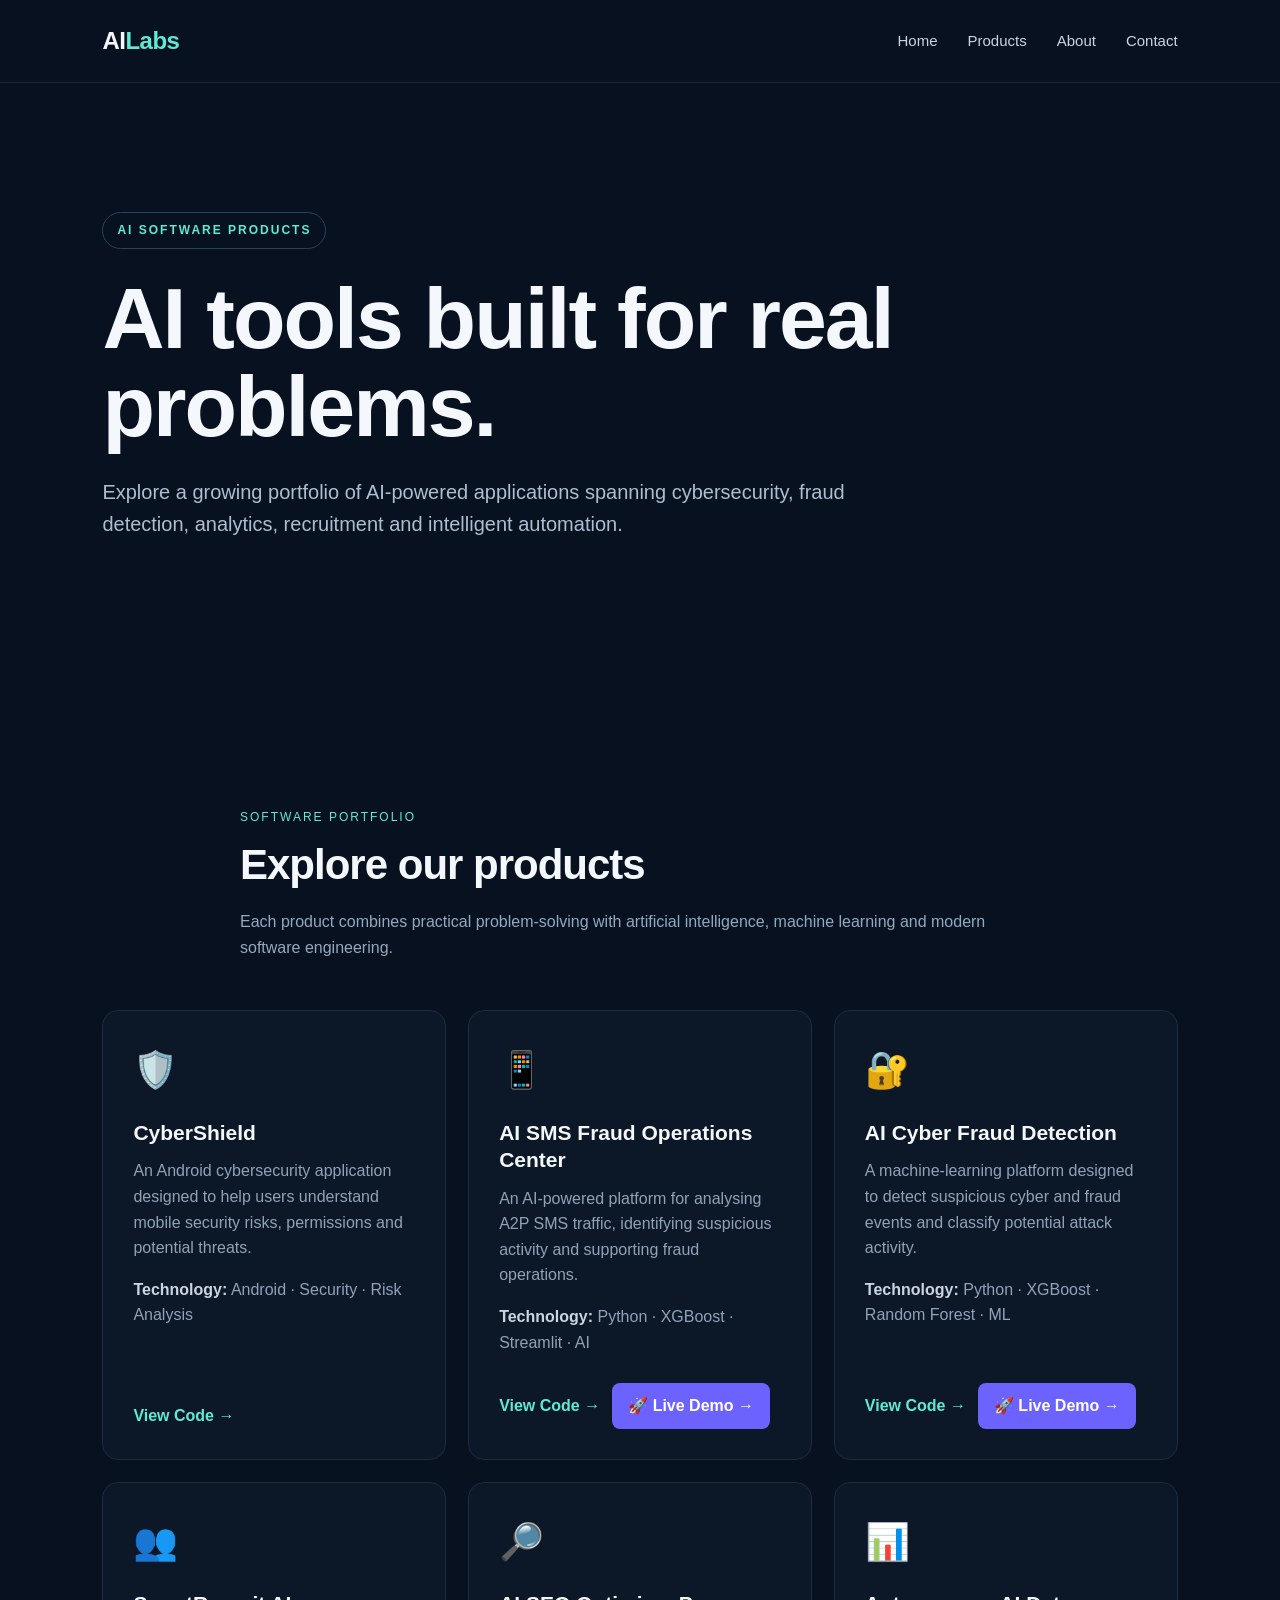
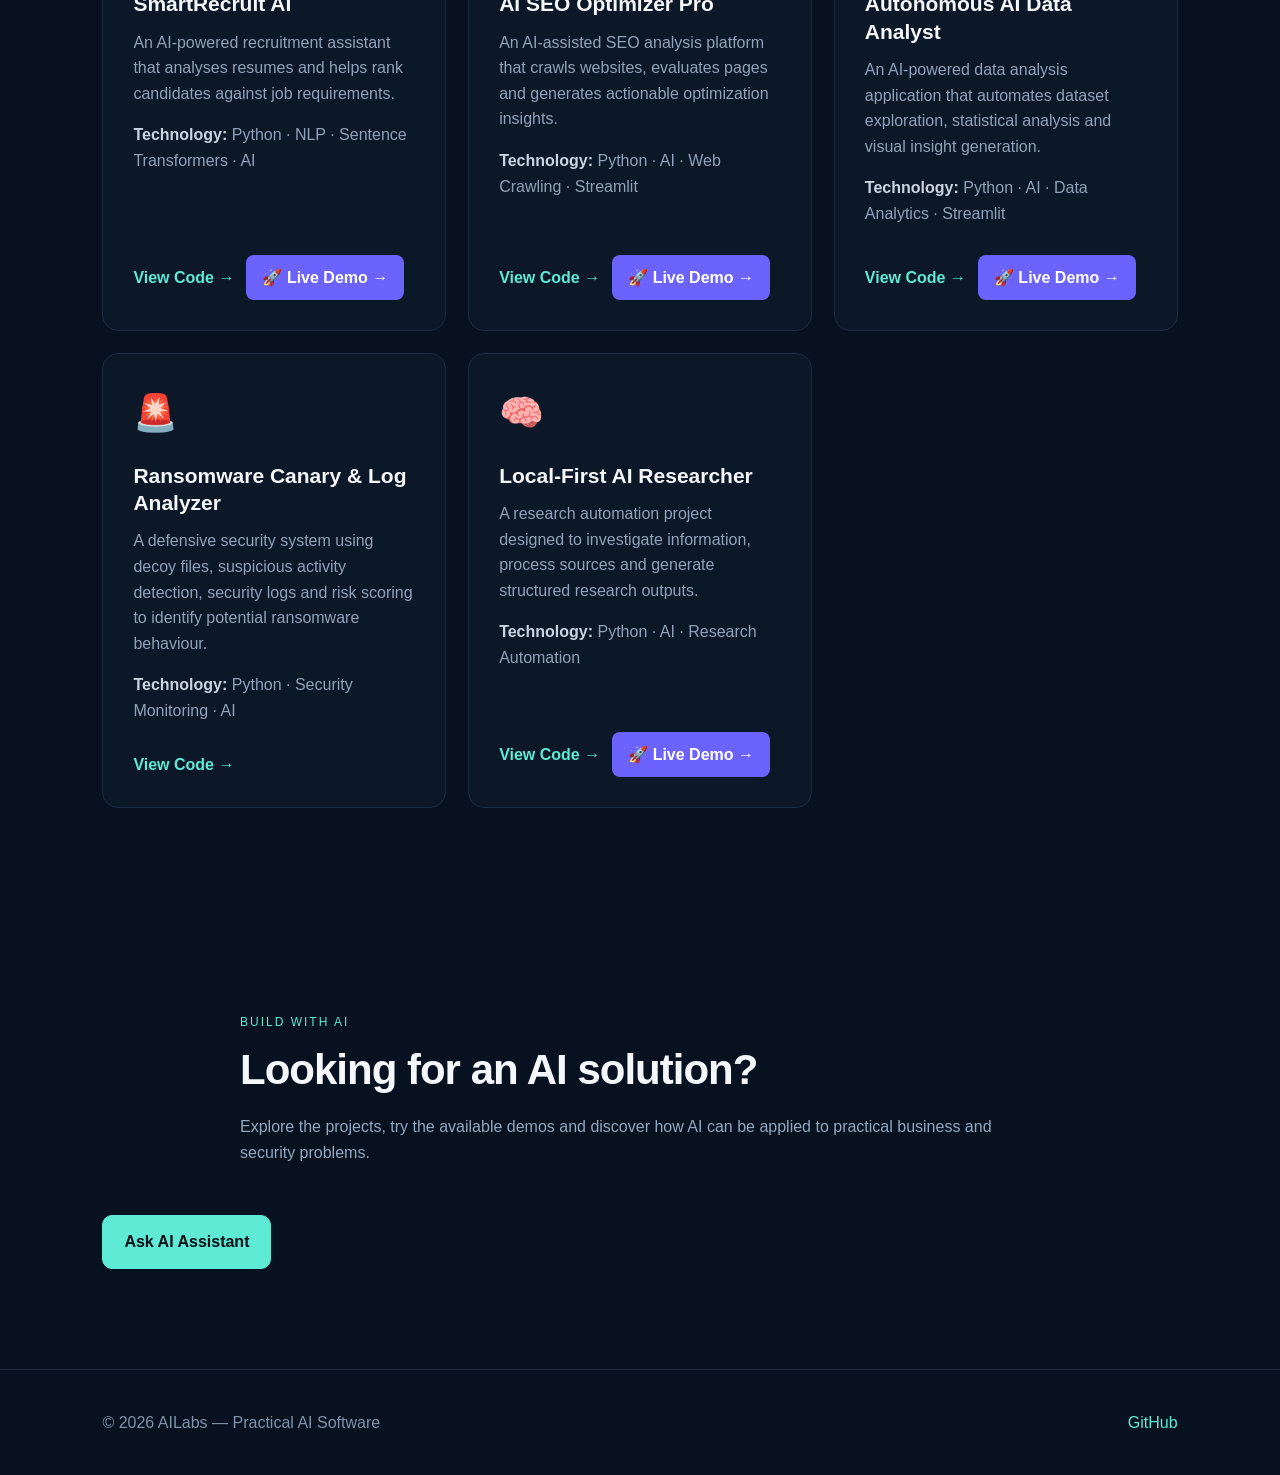
<file: products.html>
<!DOCTYPE html>
<html lang="en">

<head>

    <meta charset="UTF-8">

    <meta
        name="viewport"
        content="width=device-width, initial-scale=1.0"
    >

    <title>
        AI Software Products | AILabs
    </title>

    <meta
        name="description"
        content="Explore AILabs AI software products for cybersecurity, fraud detection, data analytics, recruitment, SEO, research automation and intelligent software systems."
    >

    <meta
        name="author"
        content="Adnan Malik"
    >

    <meta
        name="robots"
        content="index, follow"
    >

    <link
        rel="canonical"
        href="https://adnanmalik83.github.io/products.html"
    >


    <!-- Open Graph / Social Sharing -->

    <meta
        property="og:type"
        content="website"
    >

    <meta
        property="og:title"
        content="AI Software Products | AILabs"
    >

    <meta
        property="og:description"
        content="Explore practical AI software for cybersecurity, fraud detection, analytics, recruitment, SEO, research automation and intelligent decision-making."
    >

    <meta
        property="og:url"
        content="https://adnanmalik83.github.io/products.html"
    >

    <meta
        property="og:site_name"
        content="AILabs"
    >


    <!-- Twitter / X -->

    <meta
        name="twitter:card"
        content="summary_large_image"
    >

    <meta
        name="twitter:title"
        content="AI Software Products | AILabs"
    >

    <meta
        name="twitter:description"
        content="Explore practical AI-powered software products built by AILabs."
    >


    <!-- Favicon -->

    <link
        rel="icon"
        href="favicon.svg"
        type="image/svg+xml"
    >


    <!-- Stylesheet -->

    <link
        rel="stylesheet"
        href="css/style.css"
    >

</head>


<body>


    <!-- Navigation -->

    <header class="navbar">

        <div class="logo">
            AI<span>Labs</span>
        </div>

        <nav>

            <a href="index.html">
                Home
            </a>

            <a href="products.html">
                Products
            </a>

            <a href="about.html">
                About
            </a>

            <a href="contact.html">
                Contact
            </a>

        </nav>

    </header>


    <main>


        <!-- Page Hero -->

        <section class="hero">

            <div class="hero-content">

                <div class="badge">
                    AI SOFTWARE PRODUCTS
                </div>

                <h1>
                    AI tools built
                    for real problems.
                </h1>

                <p>
                    Explore a growing portfolio of AI-powered
                    applications spanning cybersecurity, fraud
                    detection, analytics, recruitment and
                    intelligent automation.
                </p>

            </div>

        </section>


        <!-- Products -->

        <section class="products-preview">

            <div class="section-heading">

                <span>
                    SOFTWARE PORTFOLIO
                </span>

                <h2>
                    Explore our products
                </h2>

                <p>
                    Each product combines practical problem-solving
                    with artificial intelligence, machine learning
                    and modern software engineering.
                </p>

            </div>


            <div class="product-grid">


                <!-- CyberShield -->

                <article class="product-card">

                    <div class="product-icon">
                        🛡️
                    </div>

                    <h3>
                        CyberShield
                    </h3>

                    <p>
                        An Android cybersecurity application designed
                        to help users understand mobile security risks,
                        permissions and potential threats.
                    </p>

                    <p>
                        <strong>Technology:</strong>
                        Android · Security · Risk Analysis
                    </p>

                    <div class="product-actions">

                        <a
                            href="https://github.com/adnanmalik83/CyberShield"
                            target="_blank"
                            rel="noopener noreferrer"
                        >
                            View Code →
                        </a>

                    </div>

                </article>


                <!-- SMS Fraud -->

                <article class="product-card">

                    <div class="product-icon">
                        📱
                    </div>

                    <h3>
                        AI SMS Fraud Operations Center
                    </h3>

                    <p>
                        An AI-powered platform for analysing A2P SMS
                        traffic, identifying suspicious activity and
                        supporting fraud operations.
                    </p>

                    <p>
                        <strong>Technology:</strong>
                        Python · XGBoost · Streamlit · AI
                    </p>

                    <div class="product-actions">

                        <a
                            href="https://github.com/adnanmalik83/AI-A2P-SMS-Fraud-Operations-Center"
                            target="_blank"
                            rel="noopener noreferrer"
                        >
                            View Code →
                        </a>

                        <a
                            href="https://ai-a2p-sms-fraud-operations-center-kmqhaal67t6qpfmswjtrpw.streamlit.app/"
                            target="_blank"
                            rel="noopener noreferrer"
                            class="demo-link"
                        >
                            🚀 Live Demo →
                        </a>

                    </div>

                </article>


                <!-- Cyber Fraud -->

                <article class="product-card">

                    <div class="product-icon">
                        🔐
                    </div>

                    <h3>
                        AI Cyber Fraud Detection
                    </h3>

                    <p>
                        A machine-learning platform designed to detect
                        suspicious cyber and fraud events and classify
                        potential attack activity.
                    </p>

                    <p>
                        <strong>Technology:</strong>
                        Python · XGBoost · Random Forest · ML
                    </p>

                    <div class="product-actions">

                        <a
                            href="https://github.com/adnanmalik83/AI-Cyber-Fraud-Detection"
                            target="_blank"
                            rel="noopener noreferrer"
                        >
                            View Code →
                        </a>

                        <a
                            href="https://ai-cyber-fraud-detection-h6vyva7csebq89dtffws3t.streamlit.app/"
                            target="_blank"
                            rel="noopener noreferrer"
                            class="demo-link"
                        >
                            🚀 Live Demo →
                        </a>

                    </div>

                </article>


                <!-- SmartRecruit -->

                <article class="product-card">

                    <div class="product-icon">
                        👥
                    </div>

                    <h3>
                        SmartRecruit AI
                    </h3>

                    <p>
                        An AI-powered recruitment assistant that analyses
                        resumes and helps rank candidates against
                        job requirements.
                    </p>

                    <p>
                        <strong>Technology:</strong>
                        Python · NLP · Sentence Transformers · AI
                    </p>

                    <div class="product-actions">

                        <a
                            href="https://github.com/adnanmalik83/SmartRecruit-AI"
                            target="_blank"
                            rel="noopener noreferrer"
                        >
                            View Code →
                        </a>

                        <a
                            href="https://smartrecruit-ai-zqkzb5txc3ln3kvdnmrhst.streamlit.app/"
                            target="_blank"
                            rel="noopener noreferrer"
                            class="demo-link"
                        >
                            🚀 Live Demo →
                        </a>

                    </div>

                </article>


                <!-- SEO -->

                <article class="product-card">

                    <div class="product-icon">
                        🔎
                    </div>

                    <h3>
                        AI SEO Optimizer Pro
                    </h3>

                    <p>
                        An AI-assisted SEO analysis platform that crawls
                        websites, evaluates pages and generates
                        actionable optimization insights.
                    </p>

                    <p>
                        <strong>Technology:</strong>
                        Python · AI · Web Crawling · Streamlit
                    </p>

                    <div class="product-actions">

                        <a
                            href="https://github.com/adnanmalik83/AI-SEO-Optimizer-Pro"
                            target="_blank"
                            rel="noopener noreferrer"
                        >
                            View Code →
                        </a>

                        <a
                            href="https://ai-seo-optimizer-pro-bxgm87vpff5dessxanxqhh.streamlit.app/"
                            target="_blank"
                            rel="noopener noreferrer"
                            class="demo-link"
                        >
                            🚀 Live Demo →
                        </a>

                    </div>

                </article>


                <!-- Data Analyst -->

                <article class="product-card">

                    <div class="product-icon">
                        📊
                    </div>

                    <h3>
                        Autonomous AI Data Analyst
                    </h3>

                    <p>
                        An AI-powered data analysis application that
                        automates dataset exploration, statistical
                        analysis and visual insight generation.
                    </p>

                    <p>
                        <strong>Technology:</strong>
                        Python · AI · Data Analytics · Streamlit
                    </p>

                    <div class="product-actions">

                        <a
                            href="https://github.com/adnanmalik83/Autonomous-AI-Data-Analyst"
                            target="_blank"
                            rel="noopener noreferrer"
                        >
                            View Code →
                        </a>

                        <a
                            href="https://autonomous-ai-data-analyst-vznmdcxr2v7jka4smvnanh.streamlit.app/"
                            target="_blank"
                            rel="noopener noreferrer"
                            class="demo-link"
                        >
                            🚀 Live Demo →
                        </a>

                    </div>

                </article>


                <!-- Ransomware -->

                <article class="product-card">

                    <div class="product-icon">
                        🚨
                    </div>

                    <h3>
                        Ransomware Canary & Log Analyzer
                    </h3>

                    <p>
                        A defensive security system using decoy files,
                        suspicious activity detection, security logs
                        and risk scoring to identify potential ransomware
                        behaviour.
                    </p>

                    <p>
                        <strong>Technology:</strong>
                        Python · Security Monitoring · AI
                    </p>

                    <div class="product-actions">

                        <a
                            href="https://github.com/adnanmalik83/Ransomware-Canary-Log-Analyzer"
                            target="_blank"
                            rel="noopener noreferrer"
                        >
                            View Code →
                        </a>

                    </div>

                </article>


                <!-- Local AI Researcher -->

                <article class="product-card">

                    <div class="product-icon">
                        🧠
                    </div>

                    <h3>
                        Local-First AI Researcher
                    </h3>

                    <p>
                        A research automation project designed to
                        investigate information, process sources and
                        generate structured research outputs.
                    </p>

                    <p>
                        <strong>Technology:</strong>
                        Python · AI · Research Automation
                    </p>

                    <div class="product-actions">

                        <a
                            href="https://github.com/adnanmalik83/Local-First-AI-Researcher"
                            target="_blank"
                            rel="noopener noreferrer"
                        >
                            View Code →
                        </a>

                        <a
                            href="https://local-first-ai-researcher-h9p5tjafqces64xs4tuwaa.streamlit.app/"
                            target="_blank"
                            rel="noopener noreferrer"
                            class="demo-link"
                        >
                            🚀 Live Demo →
                        </a>

                    </div>

                </article>


            </div>

        </section>


        <!-- CTA -->

        <section class="assistant-section">

            <div class="section-heading">

                <span>
                    BUILD WITH AI
                </span>

                <h2>
                    Looking for an AI solution?
                </h2>

                <p>
                    Explore the projects, try the available demos
                    and discover how AI can be applied to practical
                    business and security problems.
                </p>

            </div>

            <a
                href="index.html#assistant"
                class="button primary"
            >
                Ask AI Assistant
            </a>

        </section>

    </main>


    <!-- Footer -->

    <footer>

        <p>
            © 2026 AILabs — Practical AI Software
        </p>

        <a
            href="https://github.com/adnanmalik83"
            target="_blank"
            rel="noopener noreferrer"
        >
            GitHub
        </a>

    </footer>


    <script src="js/app.js"></script>

</body>

</html>
</file>
<file: css/style.css>
/* =========================================================
   AILABS — GLOBAL STYLES
   Practical AI Software for Real-World Problems
   ========================================================= */


/* =========================================================
   RESET
   ========================================================= */

* {
    margin: 0;
    padding: 0;
    box-sizing: border-box;
}


/* =========================================================
   BASE
   ========================================================= */

html {
    scroll-behavior: smooth;
}

body {
    font-family: Arial, Helvetica, sans-serif;
    background: #07111f;
    color: #f4f7fb;
    line-height: 1.6;
    overflow-x: hidden;
}

a {
    transition:
        color 0.2s ease,
        background 0.2s ease,
        border-color 0.2s ease,
        transform 0.2s ease;
}

p {
    line-height: 1.6;
}


/* =========================================================
   NAVIGATION
   ========================================================= */

header {
    width: 100%;
}

.navbar {
    display: flex;
    justify-content: space-between;
    align-items: center;
    padding: 22px 8%;
    border-bottom: 1px solid #17253a;
    background: #07111f;
}

.logo {
    font-size: 24px;
    font-weight: 700;
    letter-spacing: -0.5px;
    white-space: nowrap;
}

.logo span {
    color: #5eead4;
}

nav,
.nav-links {
    display: flex;
    align-items: center;
    gap: 30px;
}

nav a,
.nav-links a {
    text-decoration: none;
    color: #cbd5e1;
    font-size: 15px;
    font-weight: 500;
}

nav a:hover,
.nav-links a:hover {
    color: #5eead4;
}


/* =========================================================
   HERO
   ========================================================= */

.hero {
    min-height: 620px;
    display: flex;
    align-items: center;
    padding: 90px 8%;
    position: relative;
}

.hero-content {
    max-width: 900px;
}

.badge,
.eyebrow {
    display: inline-block;
    color: #5eead4;
    font-size: 12px;
    font-weight: 600;
    letter-spacing: 2px;
}

.badge {
    margin-bottom: 25px;
    padding: 8px 14px;
    border: 1px solid #29405e;
    border-radius: 50px;
}

.hero h1 {
    max-width: 950px;
    font-size: clamp(48px, 7vw, 86px);
    line-height: 1.03;
    letter-spacing: -2px;
    margin-bottom: 25px;
}

.hero p,
.hero-text {
    max-width: 750px;
    font-size: 20px;
    color: #aebed2;
    margin-bottom: 35px;
}


/* =========================================================
   HERO / BUTTON ACTIONS
   ========================================================= */

.hero-actions,
.hero-buttons,
.button-container {
    display: flex;
    gap: 15px;
    flex-wrap: wrap;
    align-items: center;
}

.button-container {
    margin-top: 25px;
}

.button {
    display: inline-block;
    padding: 13px 21px;
    border-radius: 10px;
    text-decoration: none;
    font-weight: 600;
    border: 1px solid #33465e;
    color: #ffffff;
    cursor: pointer;
}

.button:hover {
    transform: translateY(-2px);
}

.button.primary,
.primary {
    background: #5eead4;
    border-color: #5eead4;
    color: #061018;
}

.button.primary:hover,
.primary:hover {
    background: #7af1df;
    color: #061018;
}

.button.secondary,
.secondary {
    border: 1px solid #33465e;
    color: #ffffff;
    background: transparent;
}

.button.secondary:hover,
.secondary:hover {
    border-color: #5eead4;
    color: #5eead4;
}


/* =========================================================
   EXPLORE PRODUCTS BUTTON
   ========================================================= */

.explore-products-button {
    margin-top: 50px;
    justify-content: center;
}


/* =========================================================
   GENERAL SECTIONS
   ========================================================= */

.section,
.products-preview,
.assistant-section {
    padding: 100px 8%;
}

.section-alt {
    background: #091625;
}

.section-content {
    max-width: 1100px;
    margin: 0 auto;
}

.section-heading {
    max-width: 800px;
    margin: 0 auto 50px;
}

.section-heading span {
    font-size: 12px;
    letter-spacing: 2px;
    color: #5eead4;
}

.section-heading h2,
.section-content h2 {
    margin: 12px 0 20px;
    font-size: 42px;
    line-height: 1.15;
    letter-spacing: -1px;
}

.section-heading p,
.section-content > p {
    color: #94a8bf;
}

.section-content > p {
    max-width: 850px;
    margin-bottom: 20px;
}


/* =========================================================
   CARDS
   ========================================================= */

.cards {
    display: grid;
    grid-template-columns: repeat(2, minmax(0, 1fr));
    gap: 20px;
    margin-top: 40px;
}

.card {
    padding: 30px;
    background: #0c1828;
    border: 1px solid #1b2b42;
    border-radius: 16px;
    transition:
        transform 0.2s ease,
        border-color 0.2s ease,
        background 0.2s ease;
}

.card:hover {
    transform: translateY(-4px);
    border-color: #2e4969;
    background: #0e1c2e;
}

.card h3 {
    margin-bottom: 12px;
    font-size: 20px;
}

.card p {
    color: #91a2b8;
    margin-bottom: 20px;
}

.card .button {
    margin-top: 5px;
}


/* =========================================================
   PRODUCT GRID
   ========================================================= */

.product-grid {
    display: grid;
    grid-template-columns:
        repeat(auto-fit, minmax(270px, 1fr));
    gap: 22px;
}

.product-card {
    display: flex;
    flex-direction: column;
    padding: 30px;
    background: #0c1828;
    border: 1px solid #1b2b42;
    border-radius: 16px;
    min-height: 100%;
    transition:
        transform 0.2s ease,
        border-color 0.2s ease,
        box-shadow 0.2s ease;
}

.product-card:hover {
    transform: translateY(-5px);
    border-color: #2e4969;
    box-shadow: 0 12px 35px rgba(0, 0, 0, 0.2);
}

.product-icon {
    font-size: 36px;
    margin-bottom: 20px;
}

.product-card h3 {
    margin-bottom: 12px;
    line-height: 1.3;
    font-size: 21px;
}

.product-card p {
    color: #91a2b8;
    margin-bottom: 16px;
}

.product-card p strong {
    color: #cbd5e1;
}

.product-actions {
    display: flex;
    gap: 12px;
    align-items: center;
    flex-wrap: wrap;
    margin-top: auto;
    padding-top: 12px;
}

.product-actions a {
    color: #5eead4;
    text-decoration: none;
    font-weight: 600;
}

.product-actions a:hover {
    color: #ffffff;
}

.product-actions .demo-link {
    color: #ffffff;
    background: #6c63ff;
    padding: 10px 16px;
    border-radius: 8px;
}

.product-actions .demo-link:hover {
    color: #ffffff;
    background: #817aff;
    transform: translateY(-2px);
}


/* =========================================================
   AI ASSISTANT
   ========================================================= */

.assistant-section {
    background: #07111f;
}

.assistant-box {
    max-width: 850px;
    margin: 0 auto;
    background: #0c1828;
    border: 1px solid #1b2b42;
    border-radius: 18px;
    padding: 25px;
}

.assistant-message {
    color: #cbd5e1;
    margin-bottom: 20px;
    line-height: 1.7;
}

.assistant-input {
    display: flex;
    gap: 10px;
}

.assistant-input input {
    flex: 1;
    min-width: 0;
    padding: 14px;
    border-radius: 8px;
    border: 1px solid #2a3b53;
    background: #081321;
    color: #ffffff;
    outline: none;
}

.assistant-input input::placeholder {
    color: #71839a;
}

.assistant-input input:focus {
    border-color: #5eead4;
}

.assistant-input button {
    border: none;
    padding: 14px 22px;
    border-radius: 8px;
    background: #5eead4;
    color: #061018;
    font-weight: 600;
    cursor: pointer;
}

.assistant-input button:hover {
    background: #7af1df;
}


/* =========================================================
   FOOTER
   ========================================================= */

footer {
    padding: 40px 8%;
    border-top: 1px solid #17253a;
    display: flex;
    justify-content: space-between;
    align-items: center;
    gap: 20px;
    color: #8193aa;
    background: #07111f;
}

footer p {
    margin: 0;
}

footer a {
    color: #5eead4;
    text-decoration: none;
}

footer a:hover {
    color: #ffffff;
}


/* =========================================================
   RESPONSIVE — TABLET
   ========================================================= */

@media (max-width: 900px) {

    .navbar {
        padding: 20px 6%;
    }

    .hero {
        padding: 80px 6%;
        min-height: 560px;
    }

    .section,
    .products-preview,
    .assistant-section {
        padding: 80px 6%;
    }

    .hero h1 {
        font-size: clamp(44px, 8vw, 68px);
    }

    .cards {
        grid-template-columns: 1fr;
    }

}


/* =========================================================
   RESPONSIVE — MOBILE
   ========================================================= */

@media (max-width: 700px) {

    .navbar {
        flex-direction: column;
        gap: 18px;
        padding: 20px 5%;
    }

    nav,
    .nav-links {
        gap: 16px;
        flex-wrap: wrap;
        justify-content: center;
    }

    nav a,
    .nav-links a {
        font-size: 14px;
    }

    .hero {
        min-height: auto;
        padding: 75px 5%;
    }

    .hero h1 {
        font-size: 46px;
        letter-spacing: -1.5px;
    }

    .hero p,
    .hero-text {
        font-size: 17px;
    }

    .section,
    .products-preview,
    .assistant-section {
        padding: 70px 5%;
    }

    .section-heading h2,
    .section-content h2 {
        font-size: 34px;
    }

    .product-grid {
        grid-template-columns: 1fr;
    }

    .product-card {
        padding: 25px;
    }

    .cards {
        grid-template-columns: 1fr;
    }

    .card {
        padding: 25px;
    }

    .hero-actions,
    .hero-buttons,
    .button-container {
        flex-direction: column;
        align-items: stretch;
    }

    .hero-actions .button,
    .hero-buttons .button,
    .button-container .button {
        text-align: center;
        width: 100%;
    }

    .assistant-input {
        flex-direction: column;
    }

    .assistant-input button {
        width: 100%;
    }

    footer {
        flex-direction: column;
        align-items: flex-start;
        padding: 35px 5%;
    }

}


/* =========================================================
   RESPONSIVE — SMALL PHONES
   ========================================================= */

@media (max-width: 420px) {

    .logo {
        font-size: 22px;
    }

    nav,
    .nav-links {
        gap: 12px;
    }

    nav a,
    .nav-links a {
        font-size: 13px;
    }

    .hero h1 {
        font-size: 39px;
    }

    .hero p,
    .hero-text {
        font-size: 16px;
    }

    .section-heading h2,
    .section-content h2 {
        font-size: 30px;
    }

    .product-card {
        padding: 22px;
    }

}
</file>
